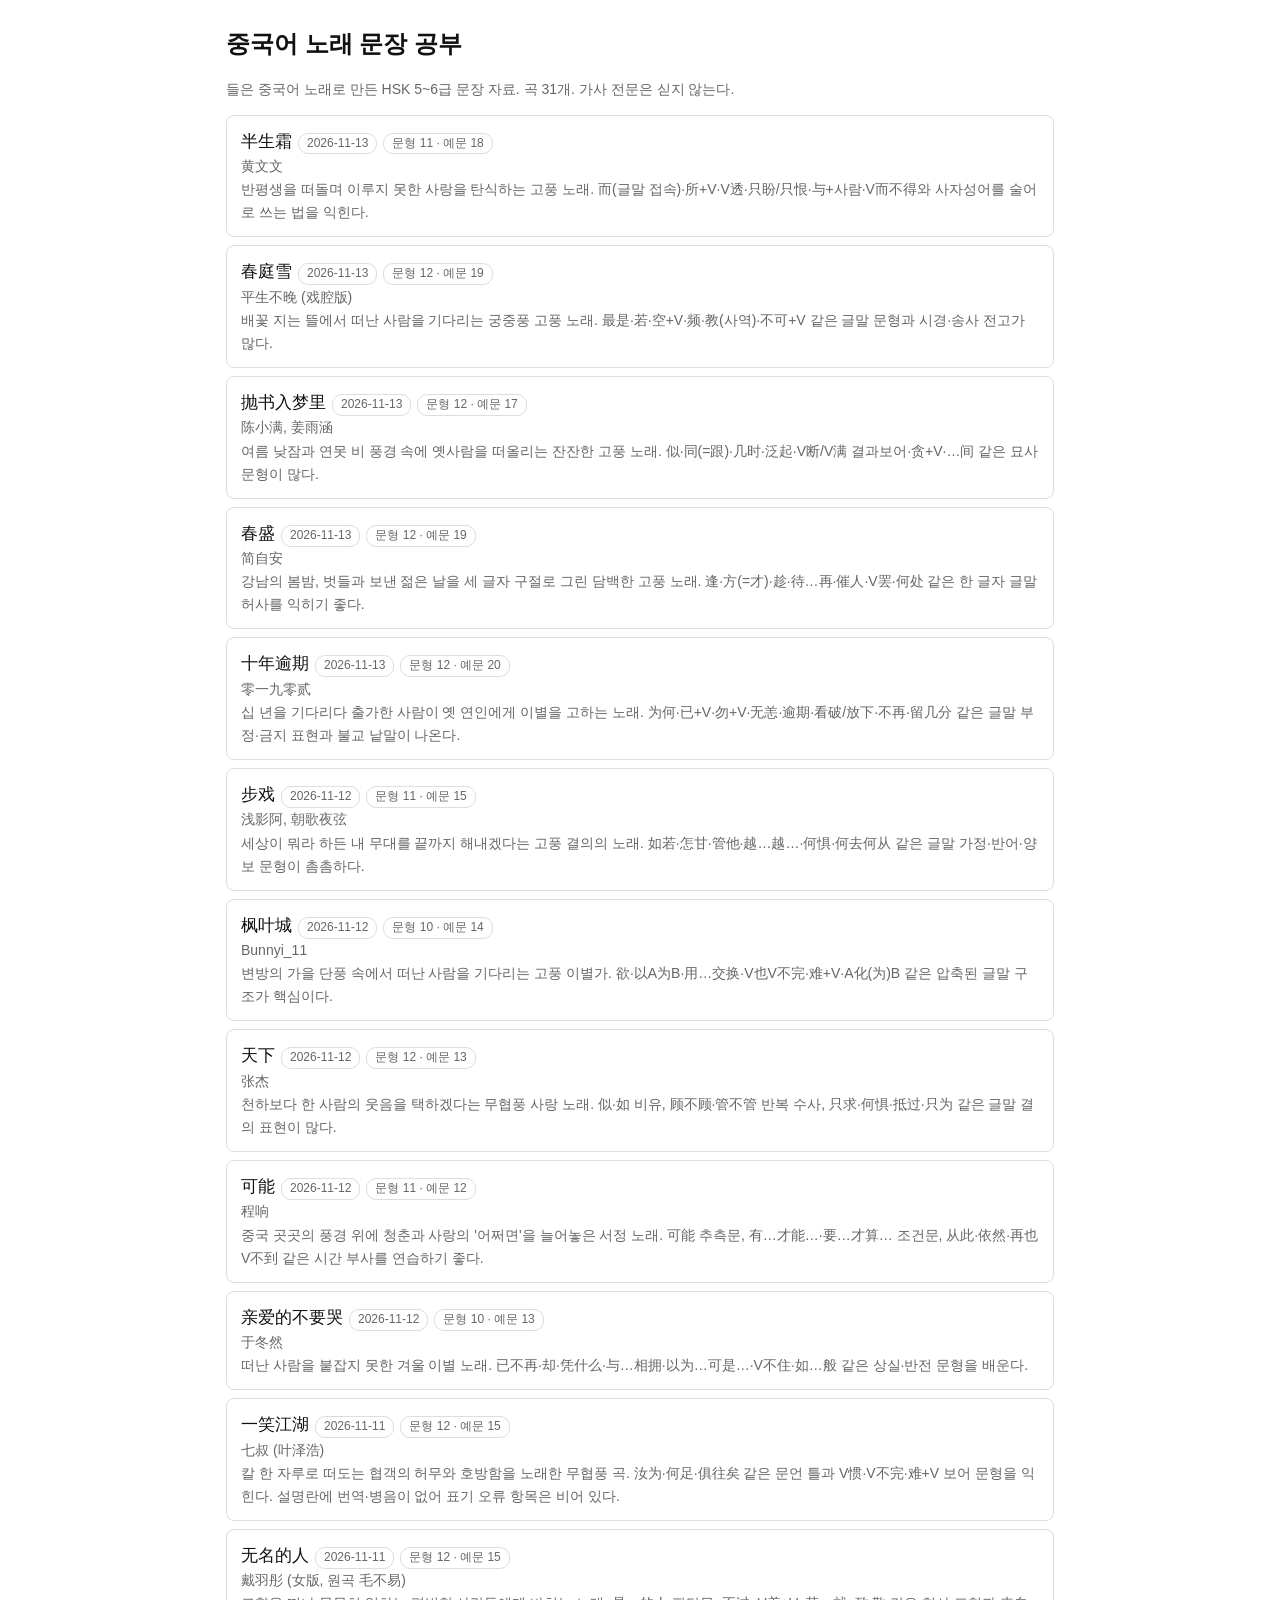
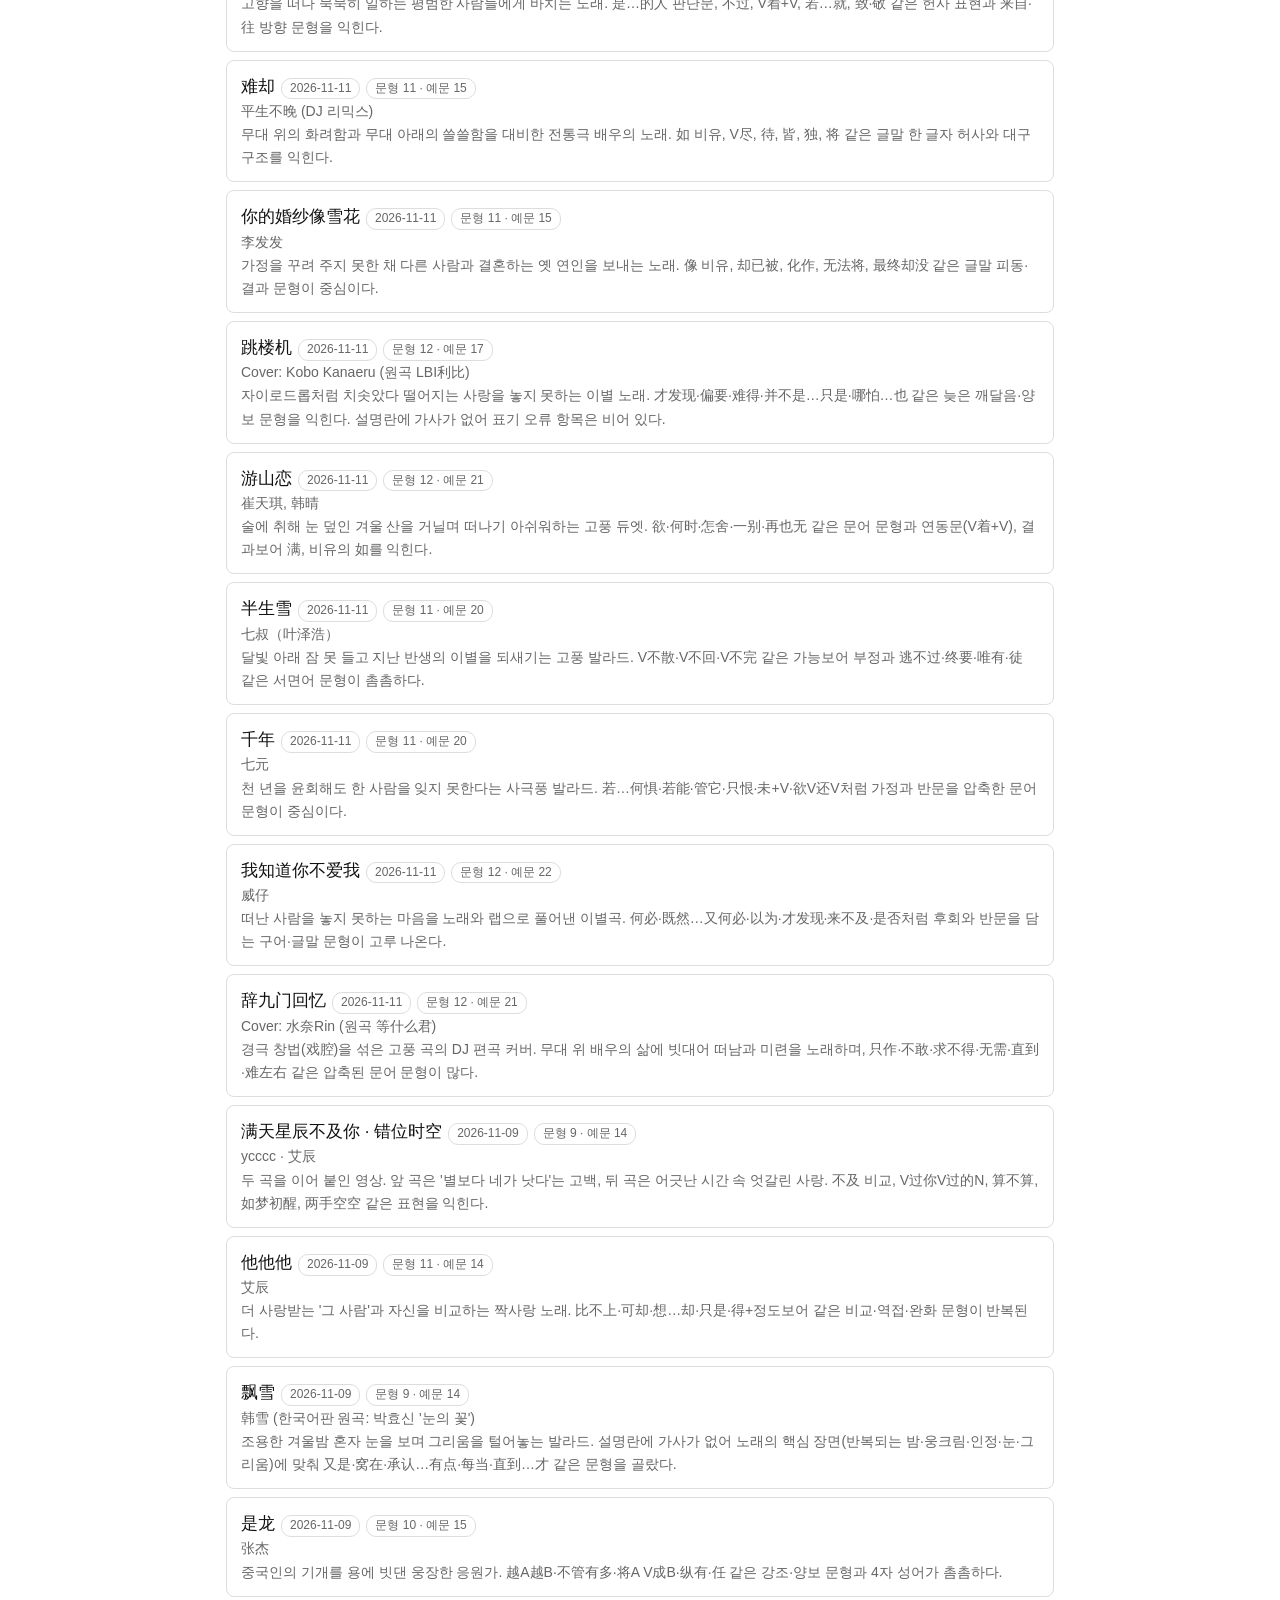
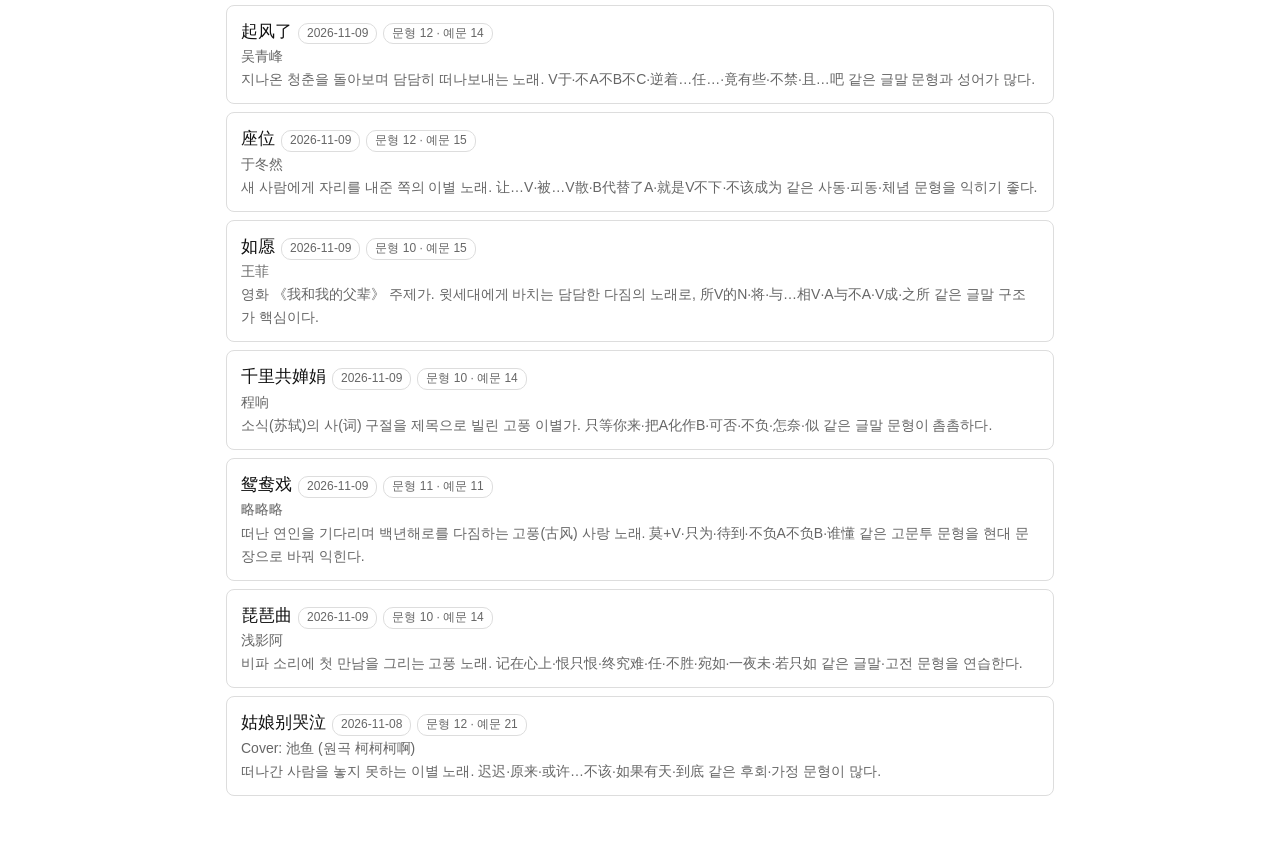
<file: index.html>
<!doctype html>
<html lang="ko">
<head>
<meta charset="utf-8">
<meta name="viewport" content="width=device-width, initial-scale=1">
<title>중국어 노래 문장 공부</title>
<link rel="stylesheet" href="assets/study.css">
</head>
<body>
<main>
<h1>중국어 노래 문장 공부</h1>
<p class="muted">들은 중국어 노래로 만든 HSK 5~6급 문장 자료. 곡 31개. 가사 전문은 싣지 않는다.</p>
<a class="song" href="videos/iDMQTHi4SRk/index.html"><span class="zh s">半生霜</span><span class="tag">2026-11-13</span><span class="tag">문형 11 · 예문 18</span><div class="muted">黄文文</div><div class="muted">반평생을 떠돌며 이루지 못한 사랑을 탄식하는 고풍 노래. 而(글말 접속)·所+V·V透·只盼/只恨·与+사람·V而不得와 사자성어를 술어로 쓰는 법을 익힌다.</div></a>
<a class="song" href="videos/Y6TKKfwvBbI/index.html"><span class="zh s">春庭雪</span><span class="tag">2026-11-13</span><span class="tag">문형 12 · 예문 19</span><div class="muted">平生不晚 (戏腔版)</div><div class="muted">배꽃 지는 뜰에서 떠난 사람을 기다리는 궁중풍 고풍 노래. 最是·若·空+V·频·教(사역)·不可+V 같은 글말 문형과 시경·송사 전고가 많다.</div></a>
<a class="song" href="videos/bDne4X78HWk/index.html"><span class="zh s">抛书入梦里</span><span class="tag">2026-11-13</span><span class="tag">문형 12 · 예문 17</span><div class="muted">陈小满, 姜雨涵</div><div class="muted">여름 낮잠과 연못 비 풍경 속에 옛사람을 떠올리는 잔잔한 고풍 노래. 似·同(=跟)·几时·泛起·V断/V满 결과보어·贪+V·…间 같은 묘사 문형이 많다.</div></a>
<a class="song" href="videos/4Qk85rL9iEY/index.html"><span class="zh s">春盛</span><span class="tag">2026-11-13</span><span class="tag">문형 12 · 예문 19</span><div class="muted">简自安</div><div class="muted">강남의 봄밤, 벗들과 보낸 젊은 날을 세 글자 구절로 그린 담백한 고풍 노래. 逢·方(=才)·趁·待…再·催人·V罢·何处 같은 한 글자 글말 허사를 익히기 좋다.</div></a>
<a class="song" href="videos/xeDRSZlpGb0/index.html"><span class="zh s">十年逾期</span><span class="tag">2026-11-13</span><span class="tag">문형 12 · 예문 20</span><div class="muted">零一九零贰</div><div class="muted">십 년을 기다리다 출가한 사람이 옛 연인에게 이별을 고하는 노래. 为何·已+V·勿+V·无恙·逾期·看破/放下·不再·留几分 같은 글말 부정·금지 표현과 불교 낱말이 나온다.</div></a>
<a class="song" href="videos/nTpOb7YOHjk/index.html"><span class="zh s">步戏</span><span class="tag">2026-11-12</span><span class="tag">문형 11 · 예문 15</span><div class="muted">浅影阿, 朝歌夜弦</div><div class="muted">세상이 뭐라 하든 내 무대를 끝까지 해내겠다는 고풍 결의의 노래. 如若·怎甘·管他·越…越…·何惧·何去何从 같은 글말 가정·반어·양보 문형이 촘촘하다.</div></a>
<a class="song" href="videos/Ya1J-1Wr-Gs/index.html"><span class="zh s">枫叶城</span><span class="tag">2026-11-12</span><span class="tag">문형 10 · 예문 14</span><div class="muted">Bunnyi_11</div><div class="muted">변방의 가을 단풍 속에서 떠난 사람을 기다리는 고풍 이별가. 欲·以A为B·用…交换·V也V不完·难+V·A化(为)B 같은 압축된 글말 구조가 핵심이다.</div></a>
<a class="song" href="videos/Q1PW_smg8tU/index.html"><span class="zh s">天下</span><span class="tag">2026-11-12</span><span class="tag">문형 12 · 예문 13</span><div class="muted">张杰</div><div class="muted">천하보다 한 사람의 웃음을 택하겠다는 무협풍 사랑 노래. 似·如 비유, 顾不顾·管不管 반복 수사, 只求·何惧·抵过·只为 같은 글말 결의 표현이 많다.</div></a>
<a class="song" href="videos/qsKGEbTROF0/index.html"><span class="zh s">可能</span><span class="tag">2026-11-12</span><span class="tag">문형 11 · 예문 12</span><div class="muted">程响</div><div class="muted">중국 곳곳의 풍경 위에 청춘과 사랑의 &#x27;어쩌면&#x27;을 늘어놓은 서정 노래. 可能 추측문, 有…才能…·要…才算… 조건문, 从此·依然·再也V不到 같은 시간 부사를 연습하기 좋다.</div></a>
<a class="song" href="videos/JQX86s4Gs90/index.html"><span class="zh s">亲爱的不要哭</span><span class="tag">2026-11-12</span><span class="tag">문형 10 · 예문 13</span><div class="muted">于冬然</div><div class="muted">떠난 사람을 붙잡지 못한 겨울 이별 노래. 已不再·却·凭什么·与…相拥·以为…可是…·V不住·如…般 같은 상실·반전 문형을 배운다.</div></a>
<a class="song" href="videos/FePkjyRsZsA/index.html"><span class="zh s">一笑江湖</span><span class="tag">2026-11-11</span><span class="tag">문형 12 · 예문 15</span><div class="muted">七叔 (叶泽浩)</div><div class="muted">칼 한 자루로 떠도는 협객의 허무와 호방함을 노래한 무협풍 곡. 汝为·何足·俱往矣 같은 문언 틀과 V惯·V不完·难+V 보어 문형을 익힌다. 설명란에 번역·병음이 없어 표기 오류 항목은 비어 있다.</div></a>
<a class="song" href="videos/Mu6jOeNG7qU/index.html"><span class="zh s">无名的人</span><span class="tag">2026-11-11</span><span class="tag">문형 12 · 예문 15</span><div class="muted">戴羽彤 (女版, 원곡 毛不易)</div><div class="muted">고향을 떠나 묵묵히 일하는 평범한 사람들에게 바치는 노래. 是…的人 판단문, 不过, V着+V, 若…就, 致·敬 같은 헌사 표현과 来自·往 방향 문형을 익힌다.</div></a>
<a class="song" href="videos/2sPLTR3gpvw/index.html"><span class="zh s">难却</span><span class="tag">2026-11-11</span><span class="tag">문형 11 · 예문 15</span><div class="muted">平生不晚 (DJ 리믹스)</div><div class="muted">무대 위의 화려함과 무대 아래의 쓸쓸함을 대비한 전통극 배우의 노래. 如 비유, V尽, 待, 皆, 独, 将 같은 글말 한 글자 허사와 대구 구조를 익힌다.</div></a>
<a class="song" href="videos/HSSzdyu-aHs/index.html"><span class="zh s">你的婚纱像雪花</span><span class="tag">2026-11-11</span><span class="tag">문형 11 · 예문 15</span><div class="muted">李发发</div><div class="muted">가정을 꾸려 주지 못한 채 다른 사람과 결혼하는 옛 연인을 보내는 노래. 像 비유, 却已被, 化作, 无法将, 最终却没 같은 글말 피동·결과 문형이 중심이다.</div></a>
<a class="song" href="videos/lJhfsvlRLZQ/index.html"><span class="zh s">跳楼机</span><span class="tag">2026-11-11</span><span class="tag">문형 12 · 예문 17</span><div class="muted">Cover: Kobo Kanaeru (원곡 LBI利比)</div><div class="muted">자이로드롭처럼 치솟았다 떨어지는 사랑을 놓지 못하는 이별 노래. 才发现·偏要·难得·并不是…只是·哪怕…也 같은 늦은 깨달음·양보 문형을 익힌다. 설명란에 가사가 없어 표기 오류 항목은 비어 있다.</div></a>
<a class="song" href="videos/fmcrG93Ezdw/index.html"><span class="zh s">游山恋</span><span class="tag">2026-11-11</span><span class="tag">문형 12 · 예문 21</span><div class="muted">崔天琪, 韩晴</div><div class="muted">술에 취해 눈 덮인 겨울 산을 거닐며 떠나기 아쉬워하는 고풍 듀엣. 欲·何时·怎舍·一别·再也无 같은 문어 문형과 연동문(V着+V), 결과보어 满, 비유의 如를 익힌다.</div></a>
<a class="song" href="videos/cET27ZqOqbs/index.html"><span class="zh s">半生雪</span><span class="tag">2026-11-11</span><span class="tag">문형 11 · 예문 20</span><div class="muted">七叔（叶泽浩）</div><div class="muted">달빛 아래 잠 못 들고 지난 반생의 이별을 되새기는 고풍 발라드. V不散·V不回·V不完 같은 가능보어 부정과 逃不过·终要·唯有·徒 같은 서면어 문형이 촘촘하다.</div></a>
<a class="song" href="videos/gkvEu8HysBw/index.html"><span class="zh s">千年</span><span class="tag">2026-11-11</span><span class="tag">문형 11 · 예문 20</span><div class="muted">七元</div><div class="muted">천 년을 윤회해도 한 사람을 잊지 못한다는 사극풍 발라드. 若…何惧·若能·管它·只恨·未+V·欲V还V처럼 가정과 반문을 압축한 문어 문형이 중심이다.</div></a>
<a class="song" href="videos/IIObNURRZug/index.html"><span class="zh s">我知道你不爱我</span><span class="tag">2026-11-11</span><span class="tag">문형 12 · 예문 22</span><div class="muted">威仔</div><div class="muted">떠난 사람을 놓지 못하는 마음을 노래와 랩으로 풀어낸 이별곡. 何必·既然…又何必·以为·才发现·来不及·是否처럼 후회와 반문을 담는 구어·글말 문형이 고루 나온다.</div></a>
<a class="song" href="videos/apR7hFeR3rU/index.html"><span class="zh s">辞九门回忆</span><span class="tag">2026-11-11</span><span class="tag">문형 12 · 예문 21</span><div class="muted">Cover: 水奈Rin (원곡 等什么君)</div><div class="muted">경극 창법(戏腔)을 섞은 고풍 곡의 DJ 편곡 커버. 무대 위 배우의 삶에 빗대어 떠남과 미련을 노래하며, 只作·不敢·求不得·无需·直到·难左右 같은 압축된 문어 문형이 많다.</div></a>
<a class="song" href="videos/vgGB8AaJwH0/index.html"><span class="zh s">满天星辰不及你 · 错位时空</span><span class="tag">2026-11-09</span><span class="tag">문형 9 · 예문 14</span><div class="muted">ycccc · 艾辰</div><div class="muted">두 곡을 이어 붙인 영상. 앞 곡은 &#x27;별보다 네가 낫다&#x27;는 고백, 뒤 곡은 어긋난 시간 속 엇갈린 사랑. 不及 비교, V过你V过的N, 算不算, 如梦初醒, 两手空空 같은 표현을 익힌다.</div></a>
<a class="song" href="videos/LgaWLshKzpI/index.html"><span class="zh s">他他他</span><span class="tag">2026-11-09</span><span class="tag">문형 11 · 예문 14</span><div class="muted">艾辰</div><div class="muted">더 사랑받는 &#x27;그 사람&#x27;과 자신을 비교하는 짝사랑 노래. 比不上·可却·想…却·只是·得+정도보어 같은 비교·역접·완화 문형이 반복된다.</div></a>
<a class="song" href="videos/NZdvk2fl6cA/index.html"><span class="zh s">飘雪</span><span class="tag">2026-11-09</span><span class="tag">문형 9 · 예문 14</span><div class="muted">韩雪 (한국어판 원곡: 박효신 &#x27;눈의 꽃&#x27;)</div><div class="muted">조용한 겨울밤 혼자 눈을 보며 그리움을 털어놓는 발라드. 설명란에 가사가 없어 노래의 핵심 장면(반복되는 밤·웅크림·인정·눈·그리움)에 맞춰 又是·窝在·承认…有点·每当·直到…才 같은 문형을 골랐다.</div></a>
<a class="song" href="videos/lgHoEQMCqtI/index.html"><span class="zh s">是龙</span><span class="tag">2026-11-09</span><span class="tag">문형 10 · 예문 15</span><div class="muted">张杰</div><div class="muted">중국인의 기개를 용에 빗댄 웅장한 응원가. 越A越B·不管有多·将A V成B·纵有·任 같은 강조·양보 문형과 4자 성어가 촘촘하다.</div></a>
<a class="song" href="videos/8XDMUh3v1Xk/index.html"><span class="zh s">起风了</span><span class="tag">2026-11-09</span><span class="tag">문형 12 · 예문 14</span><div class="muted">吴青峰</div><div class="muted">지나온 청춘을 돌아보며 담담히 떠나보내는 노래. V于·不A不B不C·逆着…任…·竟有些·不禁·且…吧 같은 글말 문형과 성어가 많다.</div></a>
<a class="song" href="videos/0hnuemkNnFM/index.html"><span class="zh s">座位</span><span class="tag">2026-11-09</span><span class="tag">문형 12 · 예문 15</span><div class="muted">于冬然</div><div class="muted">새 사람에게 자리를 내준 쪽의 이별 노래. 让…V·被…V散·B代替了A·就是V不下·不该成为 같은 사동·피동·체념 문형을 익히기 좋다.</div></a>
<a class="song" href="videos/GM3HrVnOnAs/index.html"><span class="zh s">如愿</span><span class="tag">2026-11-09</span><span class="tag">문형 10 · 예문 15</span><div class="muted">王菲</div><div class="muted">영화 《我和我的父辈》 주제가. 윗세대에게 바치는 담담한 다짐의 노래로, 所V的N·将·与…相V·A与不A·V成·之所 같은 글말 구조가 핵심이다.</div></a>
<a class="song" href="videos/eVmsCBAAaas/index.html"><span class="zh s">千里共婵娟</span><span class="tag">2026-11-09</span><span class="tag">문형 10 · 예문 14</span><div class="muted">程响</div><div class="muted">소식(苏轼)의 사(词) 구절을 제목으로 빌린 고풍 이별가. 只等你来·把A化作B·可否·不负·怎奈·似 같은 글말 문형이 촘촘하다.</div></a>
<a class="song" href="videos/Ud0i41BVCOg/index.html"><span class="zh s">鸳鸯戏</span><span class="tag">2026-11-09</span><span class="tag">문형 11 · 예문 11</span><div class="muted">略略略</div><div class="muted">떠난 연인을 기다리며 백년해로를 다짐하는 고풍(古风) 사랑 노래. 莫+V·只为·待到·不负A不负B·谁懂 같은 고문투 문형을 현대 문장으로 바꿔 익힌다.</div></a>
<a class="song" href="videos/chpROxNV_yA/index.html"><span class="zh s">琵琶曲</span><span class="tag">2026-11-09</span><span class="tag">문형 10 · 예문 14</span><div class="muted">浅影阿</div><div class="muted">비파 소리에 첫 만남을 그리는 고풍 노래. 记在心上·恨只恨·终究难·任·不胜·宛如·一夜未·若只如 같은 글말·고전 문형을 연습한다.</div></a>
<a class="song" href="videos/DZimlVK9Ybs/index.html"><span class="zh s">姑娘别哭泣</span><span class="tag">2026-11-08</span><span class="tag">문형 12 · 예문 21</span><div class="muted">Cover: 池鱼 (원곡 柯柯柯啊)</div><div class="muted">떠나간 사람을 놓지 못하는 이별 노래. 迟迟·原来·或许…不该·如果有天·到底 같은 후회·가정 문형이 많다.</div></a>
</main>
</body>
</html>
</file>
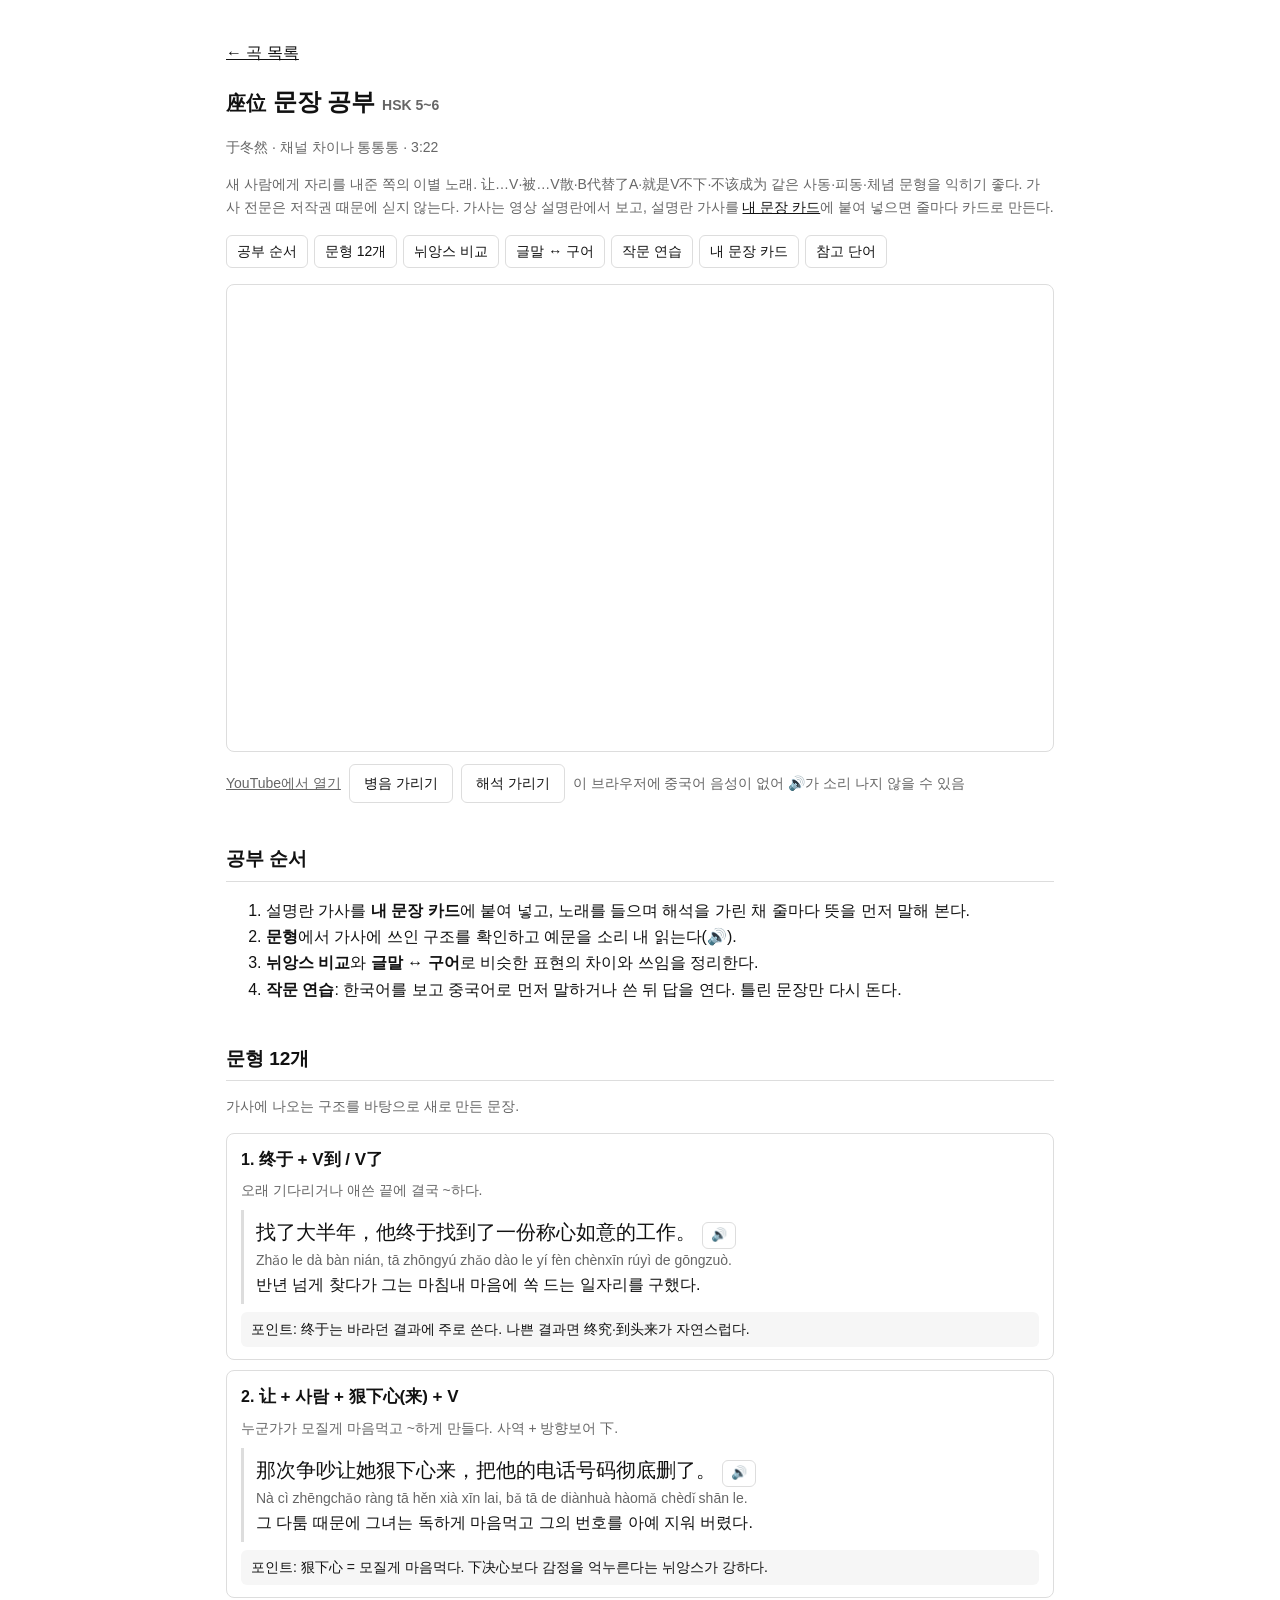
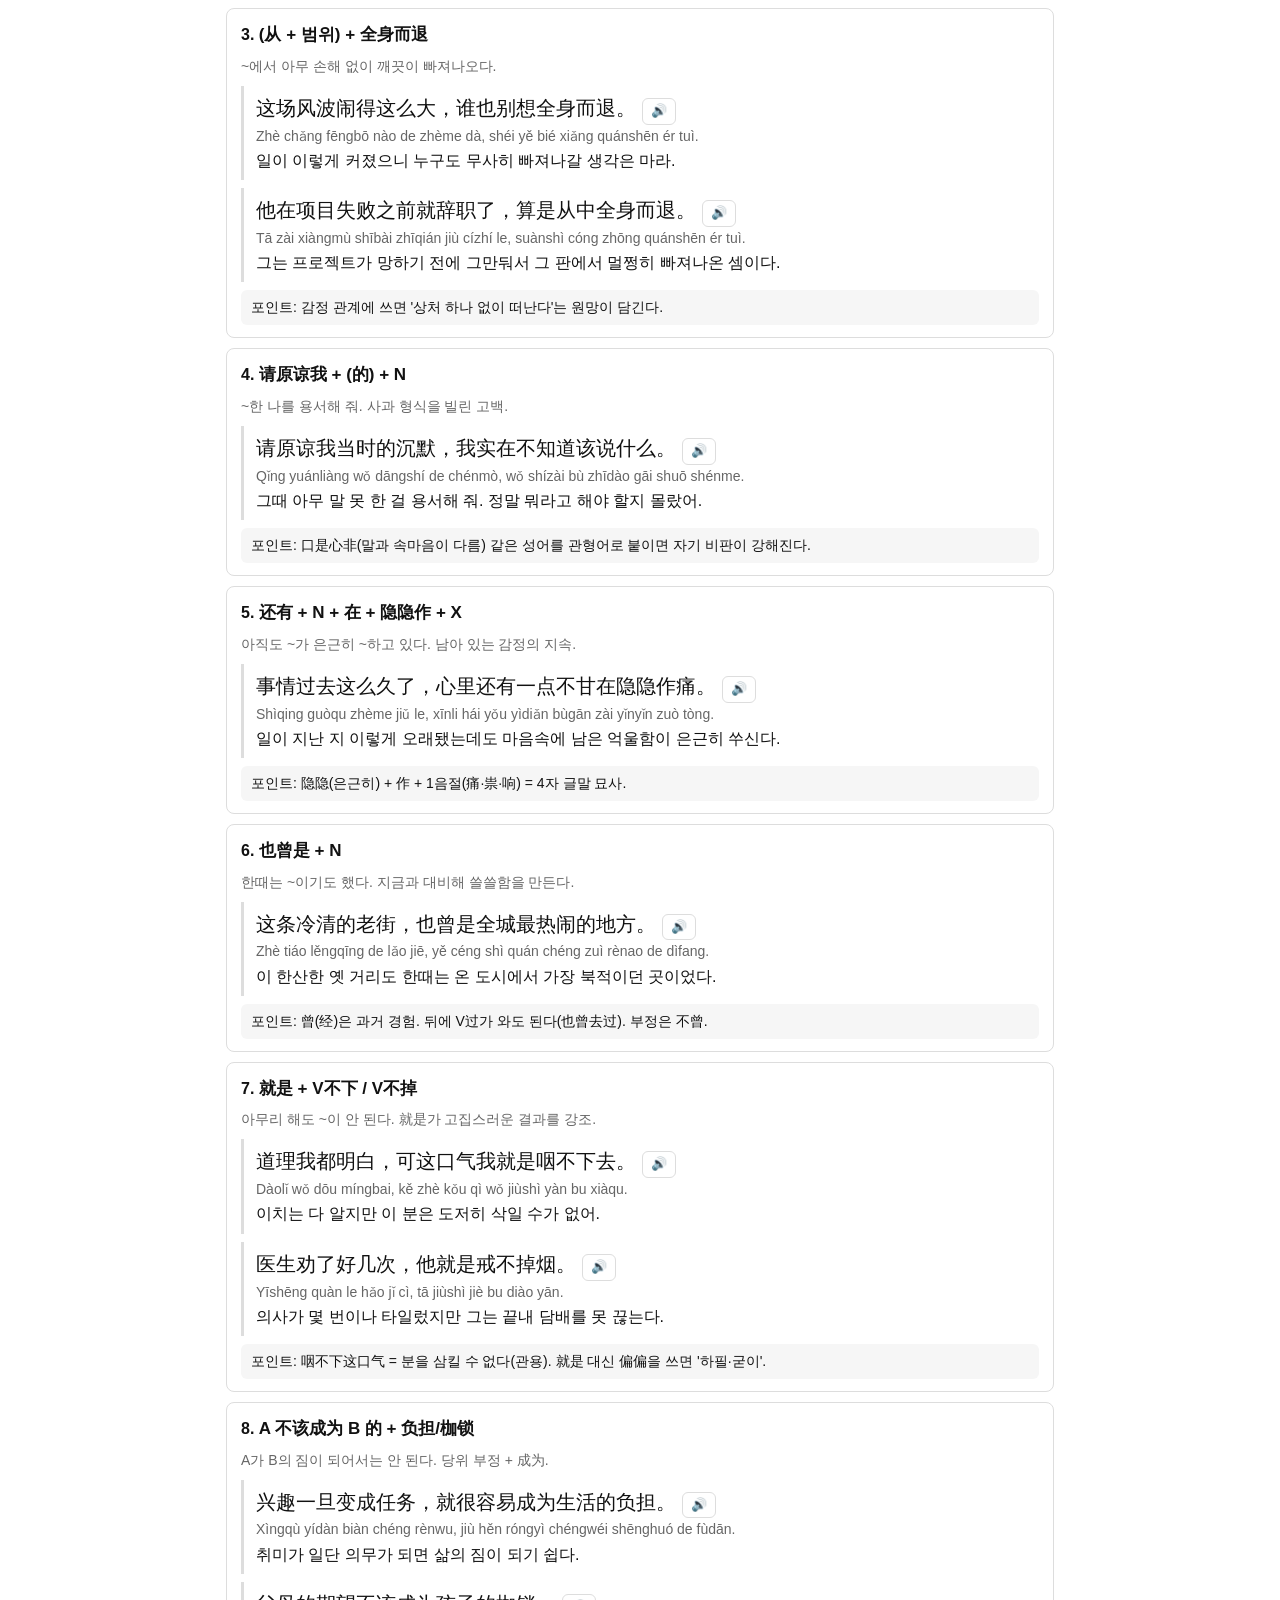
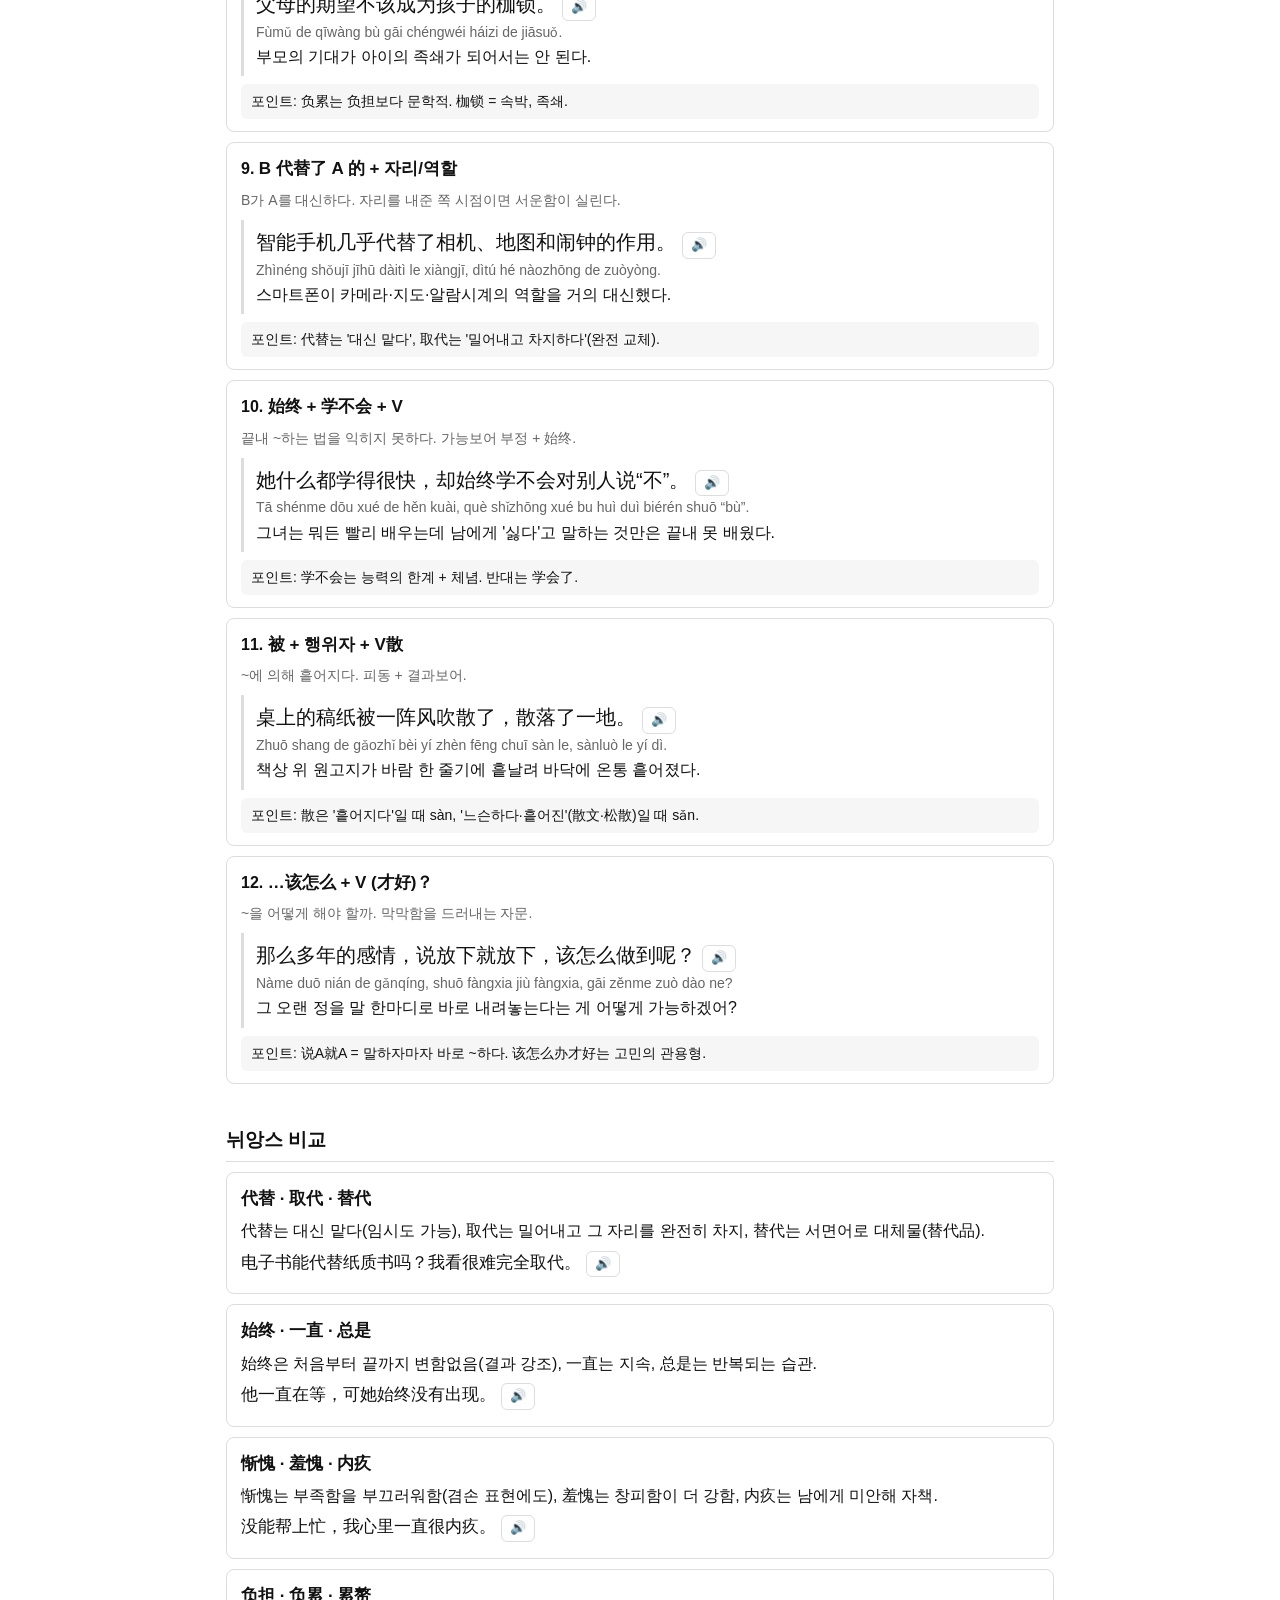
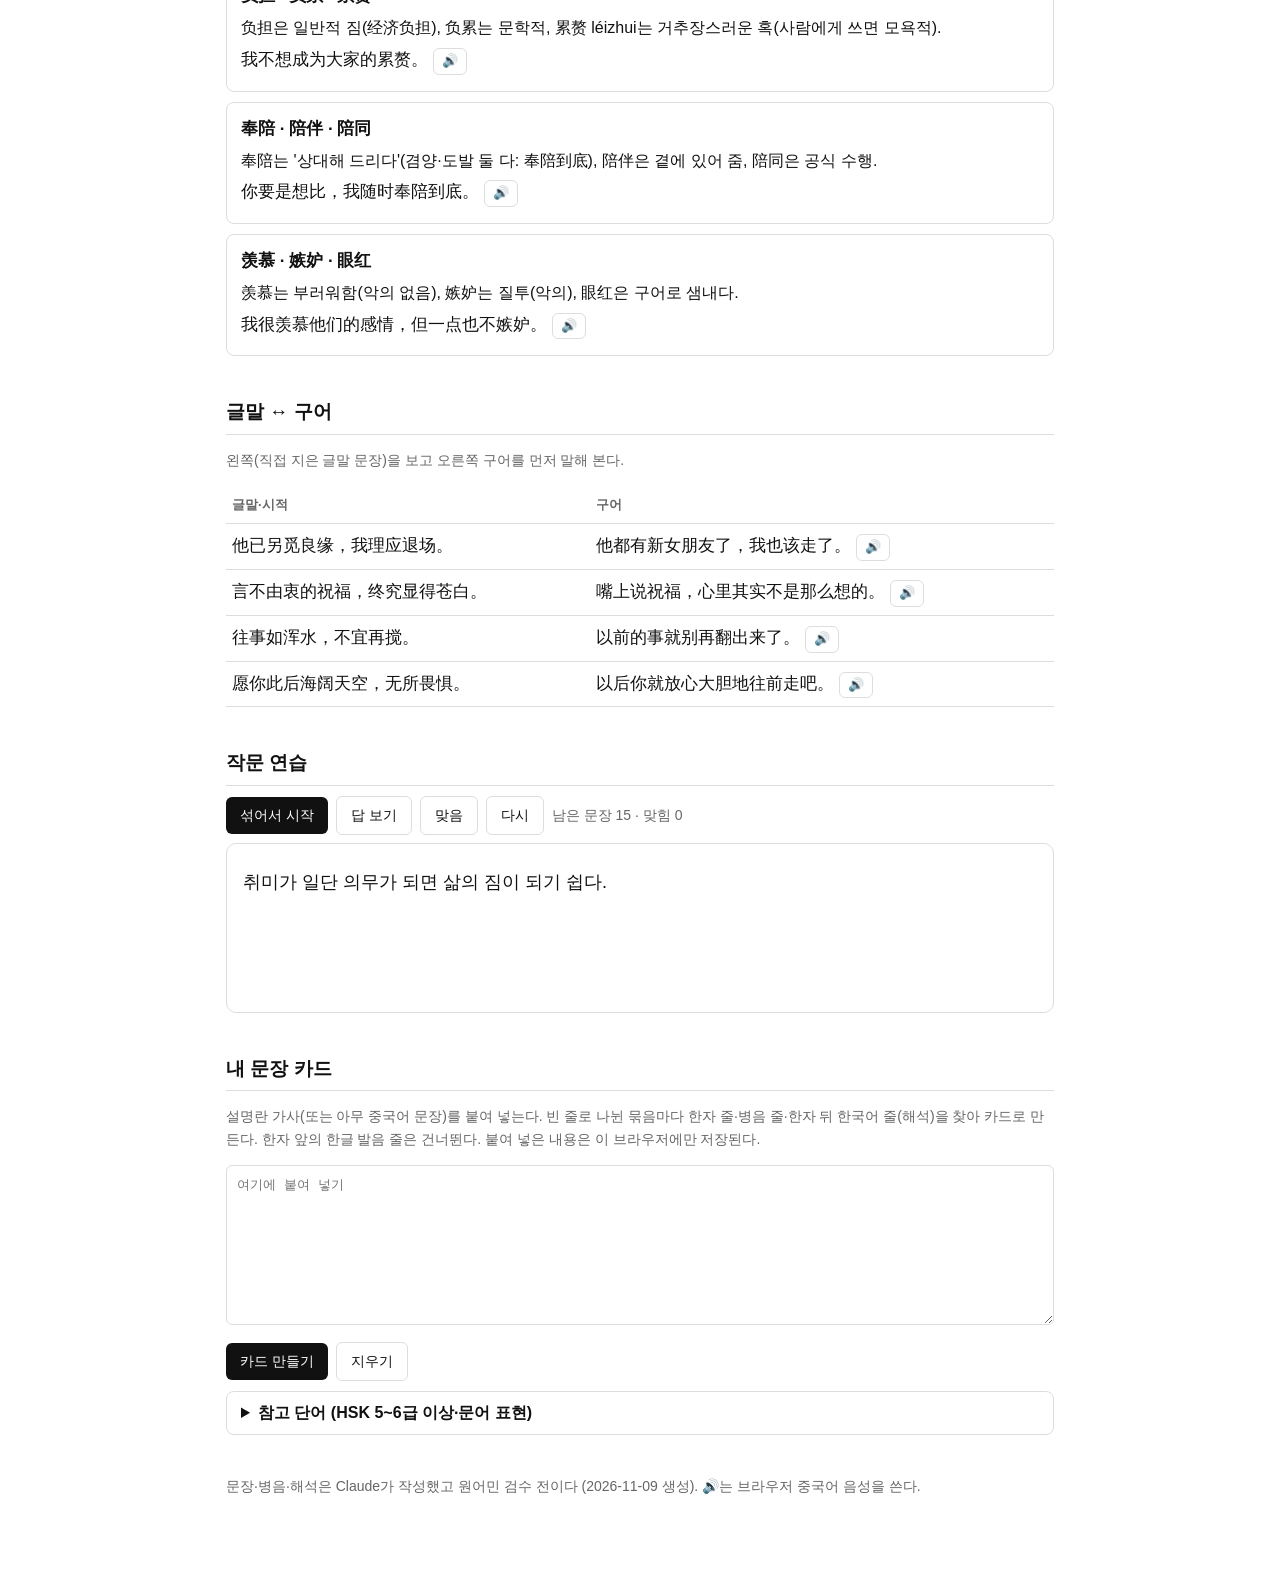
<file: videos/0hnuemkNnFM/index.html>
<!doctype html>
<html lang="ko">
<head>
<meta charset="utf-8">
<meta name="viewport" content="width=device-width, initial-scale=1">
<title>문장 공부</title>
<link rel="stylesheet" href="../../assets/study.css">
</head>
<body>
<main id="app"></main>
<script src="data.js"></script>
<script src="../../assets/study.js"></script>
</body>
</html>
</file>
<file: assets/study.css>
:root{--bg:#fff;--fg:#111;--muted:#666;--line:#ddd;--soft:#f6f6f6;--accent:#111;--ok:#1a7f37;--bad:#c62828}
@media (prefers-color-scheme:dark){:root:not([data-theme="light"]){--bg:#121212;--fg:#eee;--muted:#9a9a9a;--line:#333;--soft:#1c1c1c;--accent:#eee;--ok:#4caf50;--bad:#ef5350}}
*{box-sizing:border-box}
body{margin:0;background:var(--bg);color:var(--fg);font:16px/1.65 "Pretendard","Noto Sans KR","Malgun Gothic",sans-serif}
main{max-width:860px;margin:0 auto;padding:24px 16px 64px}
a{color:var(--fg)}
h1{font-size:24px;margin:0 0 4px}h2{font-size:19px;margin:40px 0 10px;padding-bottom:6px;border-bottom:1px solid var(--line)}
h3{font-size:16px;margin:0 0 6px}
.muted{color:var(--muted);font-size:14px}
.zh{font-family:"Noto Sans SC","Microsoft YaHei",sans-serif;font-size:20px;line-height:1.6}
.zh.s{font-size:17px}
.py{color:var(--muted);font-size:14px}
nav{display:flex;gap:6px;flex-wrap:wrap;margin:16px 0}
nav a{border:1px solid var(--line);border-radius:6px;padding:4px 10px;text-decoration:none;font-size:14px}
.video{position:relative;padding-top:56.25%;border:1px solid var(--line);border-radius:8px;overflow:hidden;margin:12px 0}
.video iframe{position:absolute;inset:0;width:100%;height:100%;border:0}
.tools{display:flex;gap:8px;flex-wrap:wrap;align-items:center;margin:8px 0}
button{background:var(--accent);color:var(--bg);border:0;border-radius:6px;padding:7px 14px;font:inherit;font-size:14px;cursor:pointer}
button.ghost{background:transparent;color:var(--fg);border:1px solid var(--line)}
button.mini{padding:2px 8px;font-size:13px}
.box{border:1px solid var(--line);border-radius:8px;padding:12px 14px;margin:10px 0}
.box p{margin:4px 0}
.sent{border-left:3px solid var(--line);padding:6px 0 6px 12px;margin:8px 0}
.note{font-size:14px;background:var(--soft);border-radius:6px;padding:6px 10px;margin-top:6px}
table{width:100%;border-collapse:collapse;font-size:15px}
th,td{border-bottom:1px solid var(--line);padding:8px 6px;text-align:left;vertical-align:top}
th{font-size:13px;color:var(--muted);font-weight:600}
.card{border:1px solid var(--line);border-radius:10px;padding:24px 16px;min-height:170px}
.card .q{font-size:18px}
textarea{width:100%;min-height:160px;border:1px solid var(--line);border-radius:6px;padding:10px;background:var(--bg);color:var(--fg);font:14px/1.5 inherit}
details{border:1px solid var(--line);border-radius:8px;padding:8px 14px;margin:10px 0}
summary{cursor:pointer;font-weight:600}
.hide-py .py{visibility:hidden}.hide-ko .ko{visibility:hidden}
.song{display:block;border:1px solid var(--line);border-radius:8px;padding:12px 14px;margin:8px 0;text-decoration:none}
.song:hover{background:var(--soft)}
.tag{display:inline-block;font-size:12px;border:1px solid var(--line);border-radius:10px;padding:0 8px;margin-left:6px;color:var(--muted)}
@media (max-width:600px){.zh{font-size:18px}}
</file>
